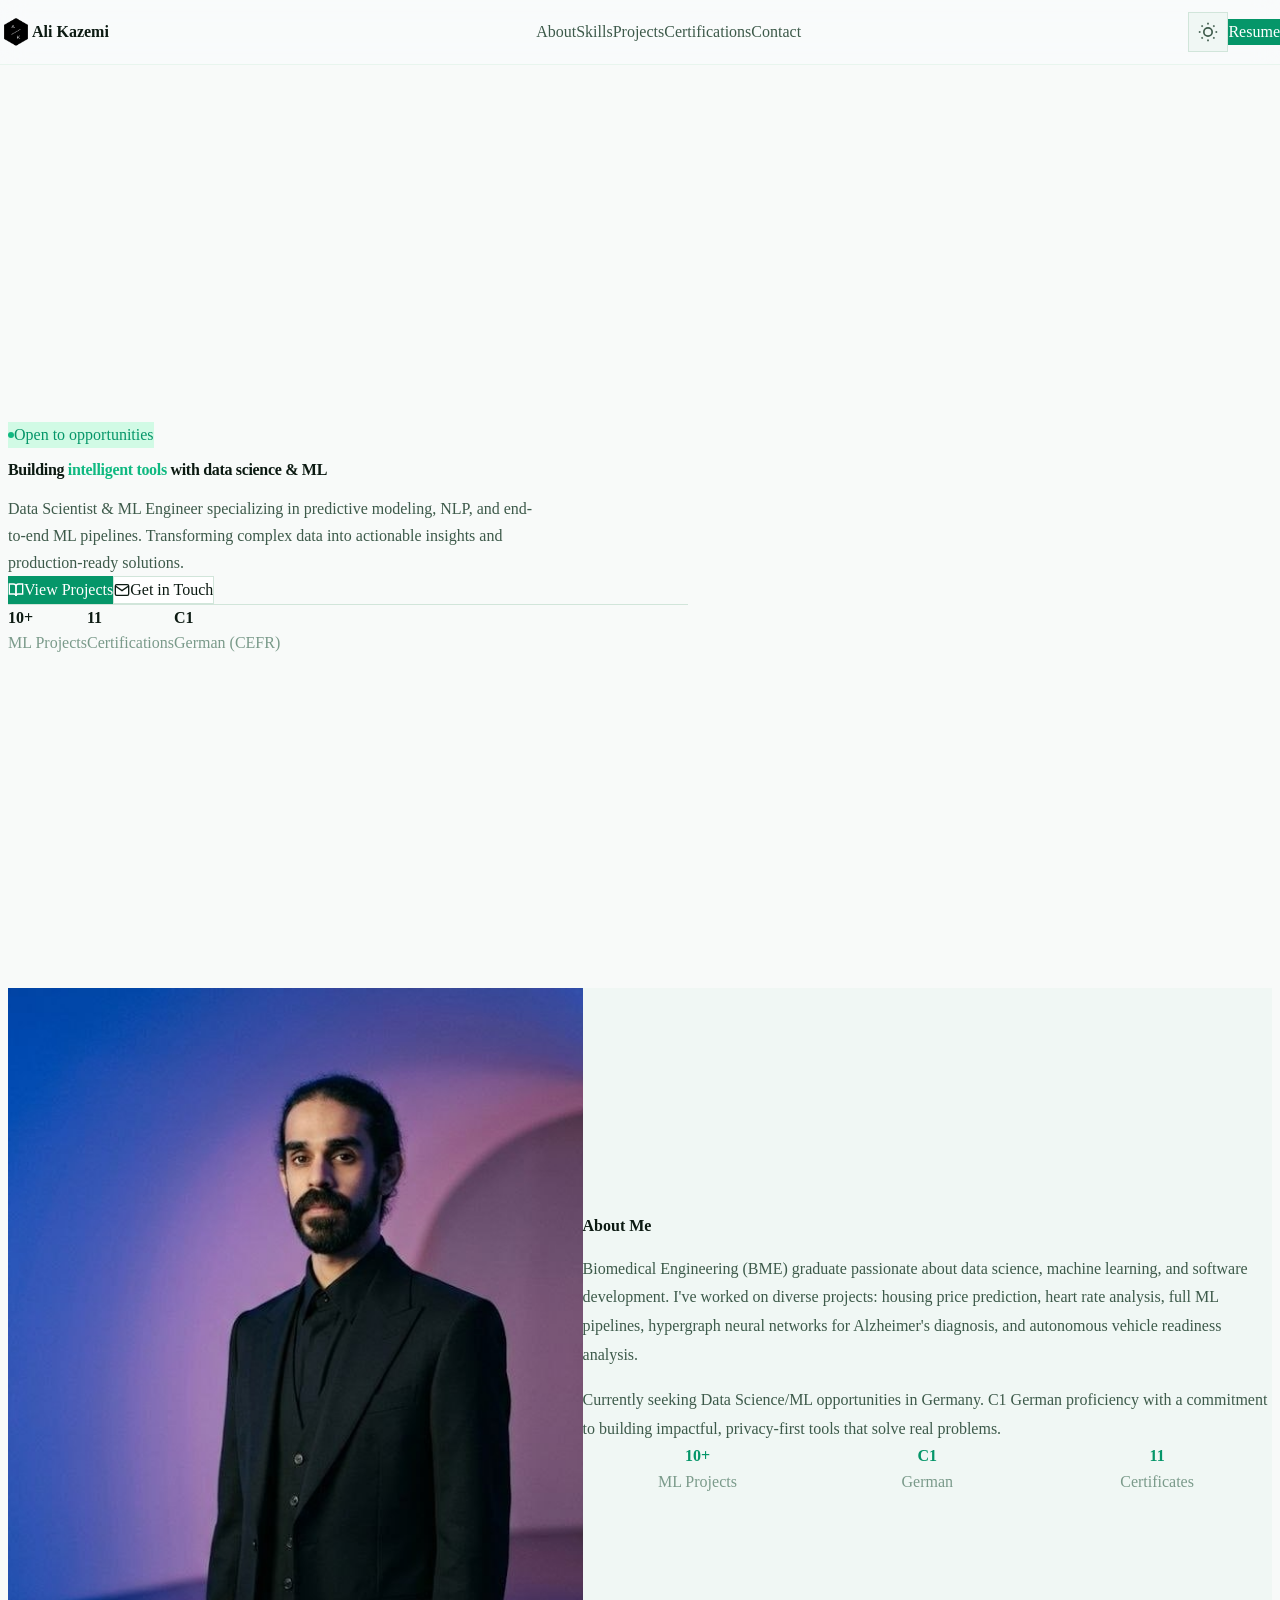
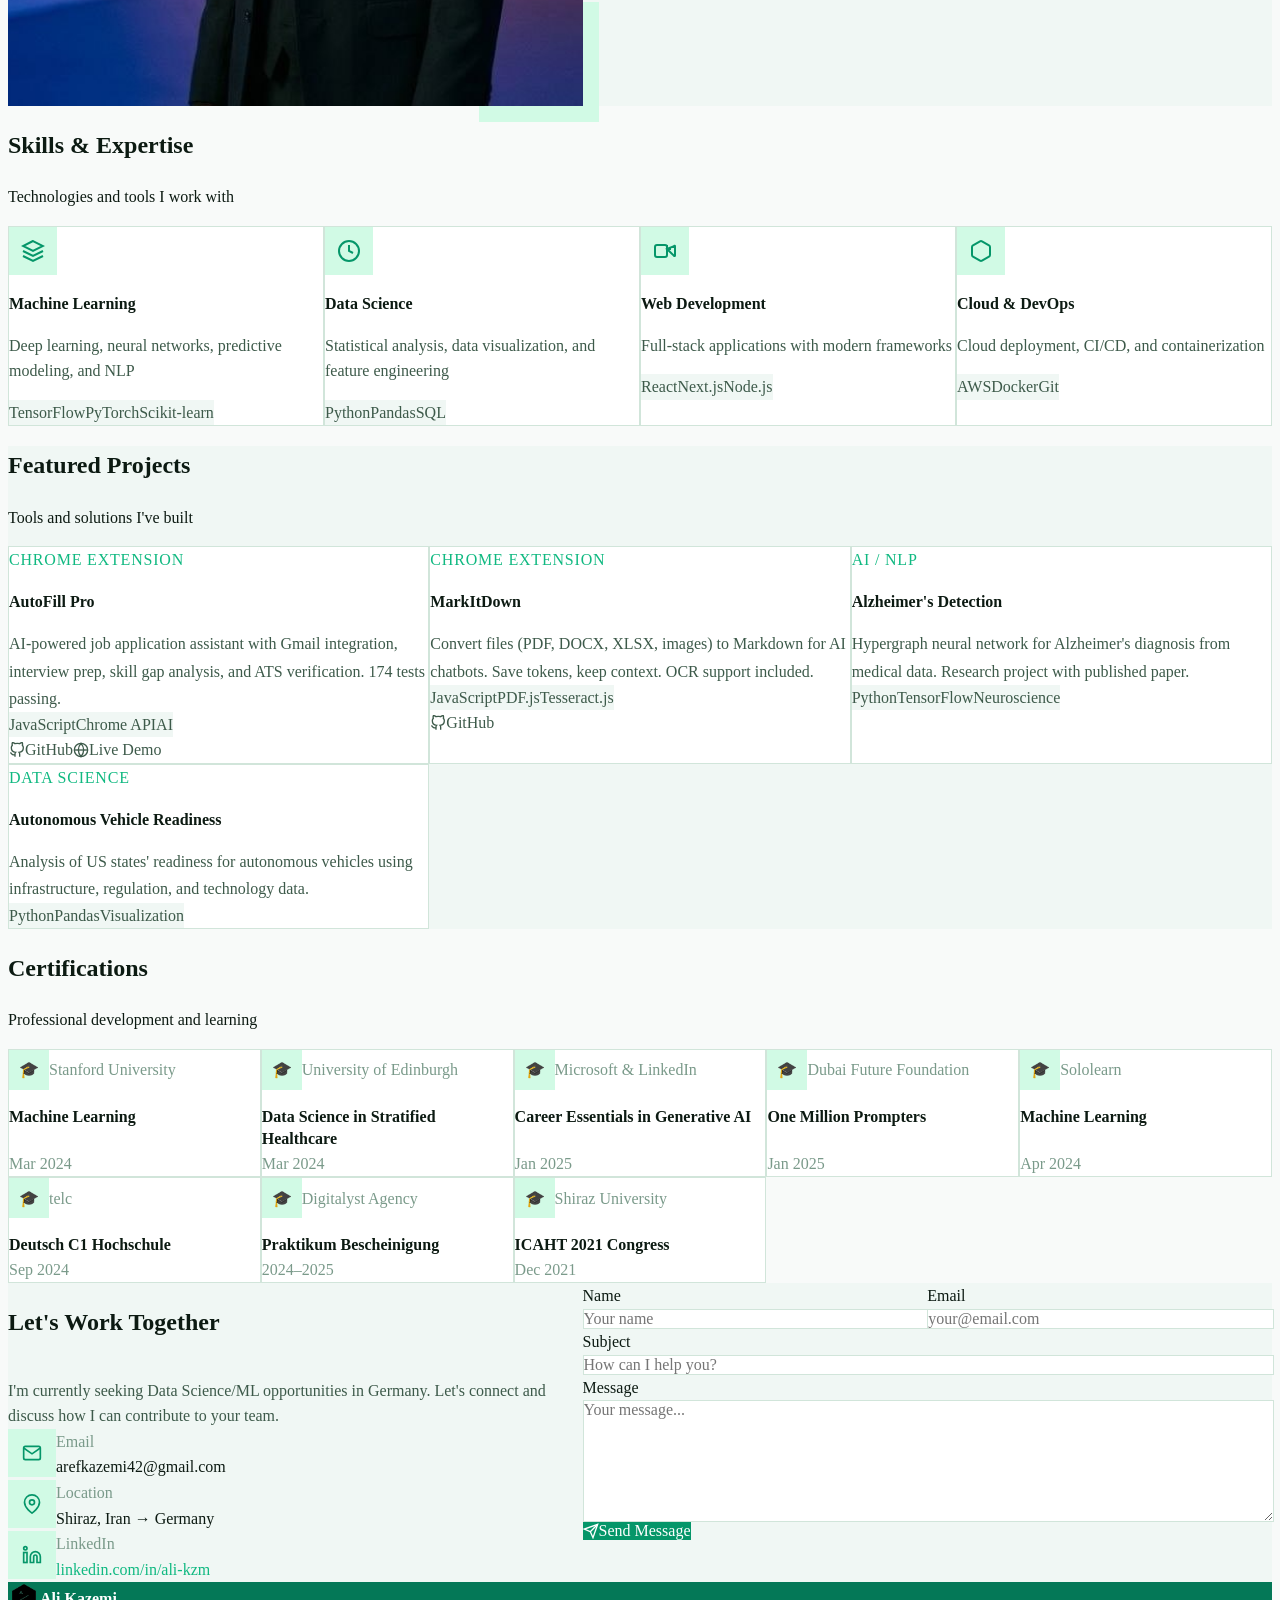
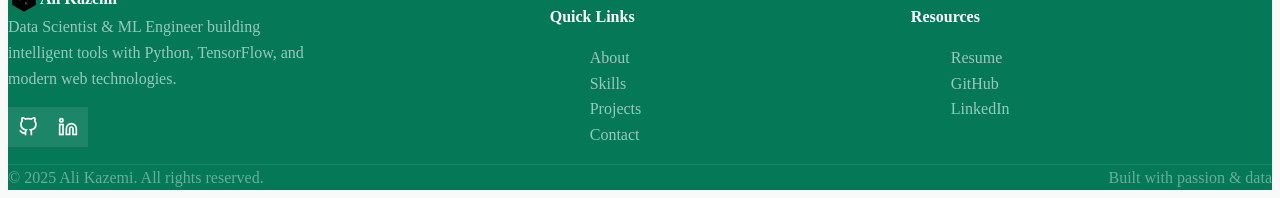
<file: index.html>
<!DOCTYPE html>
<html lang="en" dir="ltr">
<head>
<meta charset="UTF-8">
<meta name="viewport" content="width=device-width, initial-scale=1.0">
<meta name="theme-color" content="#0F172A">
<meta name="description" content="Ali Kazemi — Data Scientist & ML Engineer. Building intelligent tools with Python, TensorFlow, and modern web technologies.">
<link rel="icon" type="image/png" href="/favicon.png">
<title>Ali Kazemi — Data Scientist & ML Engineer</title>
<link rel="preconnect" href="https://fonts.googleapis.com">
<link rel="preconnect" href="https://fonts.gstatic.com" crossorigin>
<link href="https://fonts.googleapis.com/css2?family=Inter:wght@400;500;600;700&family=JetBrains+Mono:wght@400;500&display=swap" rel="stylesheet">
<style>
/* ═══════════════════════════════════════════════════
   DESIGN TOKENS — Portfolio
   Variance: 6 | Motion: 5 | Density: 4
   ═══════════════════════════════════════════════════ */
:root {
  /* ═══ LIGHT MODE — Emerald/Teal Palette ═══ */
  --color-bg: #F8FAF9;
  --color-bg-elevated: #FFFFFF;
  --color-bg-subtle: #F0F7F4;
  --color-surface: #F5FBF8;
  --color-border: #D1E5DA;
  --color-border-subtle: #E8F5EE;
  
  /* Text */
  --color-text-primary: #0C1A12;
  --color-text-secondary: #3D5A4A;
  --color-text-muted: #7A9A8A;
  
  /* Accent — Emerald */
  --color-accent: #059669;
  --color-accent-light: #10B981;
  --color-accent-lighter: #D1FAE5;
  --color-accent-dark: #047857;
  
  /* Secondary — Teal */
  --color-secondary: #0D9488;
  --color-secondary-light: #14B8A6;
  
  /* Status */
  --color-success: #10B981;
  --color-warning: #F59E0B;
  --color-error: #EF4444;
}

/* ═══════════════════════════════════════════════════
   DARK MODE
   ═══════════════════════════════════════════════════ */
[data-theme="dark"] {
  --color-bg: #0A1210;
  --color-bg-elevated: #111F1A;
  --color-bg-subtle: #0F1A16;
  --color-surface: #142420;
  --color-border: #1E3A30;
  --color-border-subtle: #162B22;
  
  --color-text-primary: #E8F5EE;
  --color-text-secondary: #A3C4B4;
  --color-text-muted: #5A7A6A;
  
  --color-accent: #34D399;
  --color-accent-light: #6EE7B7;
  --color-accent-lighter: #064E3B;
  --color-accent-dark: #10B981;
  
  --color-secondary: #2DD4BF;
  --color-secondary-light: #5EEAD4;
}
  
  /* Typography */
  --font-sans: 'Inter', -apple-system, BlinkMacSystemFont, sans-serif;
  --font-mono: 'JetBrains Mono', 'SF Mono', monospace;
  
  /* Type Scale — Modular (1.25) */
  --text-xs: 0.75rem;
  --text-sm: 0.875rem;
  --text-base: 1rem;
  --text-lg: 1.125rem;
  --text-xl: 1.25rem;
  --text-2xl: 1.5rem;
  --text-3xl: 1.875rem;
  --text-4xl: 2.25rem;
  --text-5xl: 3rem;
  
  /* Spacing */
  --space-1: 0.25rem;
  --space-2: 0.5rem;
  --space-3: 0.75rem;
  --space-4: 1rem;
  --space-5: 1.25rem;
  --space-6: 1.5rem;
  --space-8: 2rem;
  --space-10: 2.5rem;
  --space-12: 3rem;
  --space-16: 4rem;
  --space-20: 5rem;
  --space-24: 6rem;
  
  /* Layout */
  --container-max: 1200px;
  --container-narrow: 800px;
  
  /* Radius */
  --radius-sm: 6px;
  --radius-md: 8px;
  --radius-lg: 12px;
  --radius-xl: 16px;
  --radius-full: 9999px;
  
  /* Shadows — Elevation */
  --shadow-sm: 0 1px 2px rgba(0,0,0,0.05);
  --shadow-md: 0 4px 6px -1px rgba(0,0,0,0.07), 0 2px 4px -2px rgba(0,0,0,0.05);
  --shadow-lg: 0 10px 15px -3px rgba(0,0,0,0.08), 0 4px 6px -4px rgba(0,0,0,0.04);
  --shadow-xl: 0 20px 25px -5px rgba(0,0,0,0.1), 0 8px 10px -6px rgba(0,0,0,0.05);
  
  /* Transitions */
  --ease-out: cubic-bezier(0.16, 1, 0.3, 1);
  --ease-in-out: cubic-bezier(0.65, 0, 0.35, 1);
  --duration-fast: 150ms;
  --duration-normal: 250ms;
  --duration-slow: 400ms;
}

/* ═══════════════════════════════════════════════════
   RESET & BASE
   ═══════════════════════════════════════════════════ */
*, *::before, *::after {
  box-sizing: border-box;
  margin: 0;
  padding: 0;
}

html {
  scroll-behavior: smooth;
  -webkit-font-smoothing: antialiased;
  -moz-osx-font-smoothing: grayscale;
}

body {
  font-family: var(--font-sans);
  font-size: var(--text-base);
  line-height: 1.6;
  color: var(--color-text-primary);
  background: var(--color-bg);
}

a {
  color: inherit;
  text-decoration: none;
}

img {
  max-width: 100%;
  height: auto;
  display: block;
}

ul { list-style: none; }

/* ═══════════════════════════════════════════════════
   LAYOUT
   ═══════════════════════════════════════════════════ */
.container {
  width: 100%;
  max-width: var(--container-max);
  margin: 0 auto;
  padding: 0 var(--space-6);
}

.section {
  padding: var(--space-24) 0;
}

.section--alt {
  background: var(--color-bg-subtle);
}

/* ═══════════════════════════════════════════════════
   HEADER
   ═══════════════════════════════════════════════════ */
.header {
  position: fixed;
  top: 0;
  left: 0;
  right: 0;
  z-index: 100;
  background: rgba(250, 251, 252, 0.85);
  backdrop-filter: blur(12px);
  -webkit-backdrop-filter: blur(12px);
  border-bottom: 1px solid var(--color-border-subtle);
  transition: transform var(--duration-normal) var(--ease-out);
}

.header.hidden {
  transform: translateY(-100%);
}

.nav {
  display: flex;
  align-items: center;
  justify-content: space-between;
  height: 64px;
}

.nav__logo {
  display: flex;
  align-items: center;
  gap: var(--space-3);
  font-weight: 600;
  font-size: var(--text-lg);
  color: var(--color-text-primary);
}

.nav__logo-img {
  width: 32px;
  height: 32px;
  border-radius: var(--radius-md);
  object-fit: cover;
}

.nav__links {
  display: flex;
  align-items: center;
  gap: var(--space-8);
}

.nav__link {
  font-size: var(--text-sm);
  font-weight: 500;
  color: var(--color-text-secondary);
  transition: color var(--duration-fast);
}

.nav__link:hover,
.nav__link.active {
  color: var(--color-text-primary);
}

.nav__actions {
  display: flex;
  align-items: center;
  gap: var(--space-4);
}

/* ═══════════════════════════════════════════════════
   THEME TOGGLE
   ═══════════════════════════════════════════════════ */
.theme-toggle {
  display: flex;
  align-items: center;
  justify-content: center;
  width: 40px;
  height: 40px;
  background: var(--color-bg-subtle);
  border: 1px solid var(--color-border);
  border-radius: var(--radius-md);
  cursor: pointer;
  transition: all var(--duration-fast) var(--ease-out);
}

.theme-toggle:hover {
  background: var(--color-accent-lighter);
  border-color: var(--color-accent);
}

.theme-toggle__icon {
  width: 20px;
  height: 20px;
  color: var(--color-text-secondary);
  transition: color var(--duration-fast);
}

.theme-toggle:hover .theme-toggle__icon {
  color: var(--color-accent);
}

/* Hide sun in light mode, moon in dark mode */
.theme-toggle__icon--sun { display: block; }
.theme-toggle__icon--moon { display: none; }

[data-theme="dark"] .theme-toggle__icon--sun { display: none; }
[data-theme="dark"] .theme-toggle__icon--moon { display: block; }

.nav__toggle {
  display: none;
  background: none;
  border: none;
  cursor: pointer;
  padding: var(--space-2);
}

.nav__toggle svg {
  width: 24px;
  height: 24px;
  color: var(--color-text-primary);
}

/* ═══════════════════════════════════════════════════
   BUTTONS
   ═══════════════════════════════════════════════════ */
.btn {
  display: inline-flex;
  align-items: center;
  justify-content: center;
  gap: var(--space-2);
  padding: var(--space-3) var(--space-5);
  font-family: var(--font-sans);
  font-size: var(--text-sm);
  font-weight: 500;
  border-radius: var(--radius-md);
  border: none;
  cursor: pointer;
  transition: all var(--duration-fast) var(--ease-out);
}

.btn:active {
  transform: scale(0.98);
}

.btn--primary {
  background: var(--color-accent);
  color: white;
}

.btn--primary:hover {
  background: var(--color-accent-dark);
  box-shadow: var(--shadow-md);
}

.btn--secondary {
  background: var(--color-bg-elevated);
  color: var(--color-text-primary);
  border: 1px solid var(--color-border);
}

.btn--secondary:hover {
  border-color: var(--color-accent-light);
  box-shadow: var(--shadow-sm);
}

.btn--ghost {
  background: transparent;
  color: var(--color-text-secondary);
}

.btn--ghost:hover {
  background: var(--color-bg-subtle);
  color: var(--color-text-primary);
}

/* ═══════════════════════════════════════════════════
   HERO SECTION
   ═══════════════════════════════════════════════════ */
.hero {
  min-height: 100vh;
  display: flex;
  align-items: center;
  padding-top: 80px;
}

.hero__content {
  max-width: 680px;
}

.hero__badge {
  display: inline-flex;
  align-items: center;
  gap: var(--space-2);
  padding: var(--space-2) var(--space-4);
  background: var(--color-accent-lighter);
  color: var(--color-accent);
  border-radius: var(--radius-full);
  font-size: var(--text-xs);
  font-weight: 500;
  margin-bottom: var(--space-6);
}

.hero__badge-dot {
  width: 6px;
  height: 6px;
  background: var(--color-success);
  border-radius: 50%;
  animation: pulse 2s infinite;
}

@keyframes pulse {
  0%, 100% { opacity: 1; }
  50% { opacity: 0.5; }
}

.hero__title {
  font-size: var(--text-5xl);
  font-weight: 700;
  line-height: 1.1;
  color: var(--color-text-primary);
  margin-bottom: var(--space-6);
  letter-spacing: -0.02em;
}

.hero__title-accent {
  color: var(--color-accent-light);
}

.hero__description {
  font-size: var(--text-lg);
  color: var(--color-text-secondary);
  line-height: 1.7;
  margin-bottom: var(--space-8);
  max-width: 540px;
}

.hero__actions {
  display: flex;
  gap: var(--space-4);
  flex-wrap: wrap;
}

.hero__stats {
  display: flex;
  gap: var(--space-12);
  margin-top: var(--space-12);
  padding-top: var(--space-8);
  border-top: 1px solid var(--color-border);
}

.hero__stat {
  text-align: left;
}

.hero__stat-value {
  font-size: var(--text-3xl);
  font-weight: 700;
  color: var(--color-text-primary);
  font-variant-numeric: tabular-nums;
}

.hero__stat-label {
  font-size: var(--text-sm);
  color: var(--color-text-muted);
  margin-top: var(--space-1);
}

/* ═══════════════════════════════════════════════════
   ABOUT SECTION
   ═══════════════════════════════════════════════════ */
.about__grid {
  display: grid;
  grid-template-columns: 1fr 1.2fr;
  gap: var(--space-16);
  align-items: center;
}

.about__image-wrapper {
  position: relative;
}

.about__image {
  width: 100%;
  aspect-ratio: 4/5;
  object-fit: cover;
  border-radius: var(--radius-xl);
  box-shadow: var(--shadow-xl);
}

.about__image-accent {
  position: absolute;
  bottom: -16px;
  right: -16px;
  width: 120px;
  height: 120px;
  background: var(--color-accent-lighter);
  border-radius: var(--radius-xl);
  z-index: -1;
}

.about__content h2 {
  font-size: var(--text-3xl);
  font-weight: 700;
  margin-bottom: var(--space-6);
}

.about__text {
  color: var(--color-text-secondary);
  line-height: 1.8;
  margin-bottom: var(--space-8);
}

.about__highlights {
  display: grid;
  grid-template-columns: repeat(3, 1fr);
  gap: var(--space-6);
}

.about__highlight {
  text-align: center;
  padding: var(--space-6);
  background: var(--color-bg-subtle);
  border-radius: var(--radius-lg);
}

.about__highlight-value {
  font-size: var(--text-2xl);
  font-weight: 700;
  color: var(--color-accent);
}

.about__highlight-label {
  font-size: var(--text-sm);
  color: var(--color-text-muted);
  margin-top: var(--space-1);
}

/* ═══════════════════════════════════════════════════
   SKILLS SECTION
   ═══════════════════════════════════════════════════ */
.skills__grid {
  display: grid;
  grid-template-columns: repeat(auto-fit, minmax(280px, 1fr));
  gap: var(--space-6);
}

.skill-card {
  padding: var(--space-6);
  background: var(--color-bg-elevated);
  border: 1px solid var(--color-border);
  border-radius: var(--radius-lg);
  transition: all var(--duration-normal) var(--ease-out);
}

.skill-card:hover {
  border-color: var(--color-accent-light);
  box-shadow: var(--shadow-lg);
  transform: translateY(-2px);
}

.skill-card__icon {
  width: 48px;
  height: 48px;
  display: flex;
  align-items: center;
  justify-content: center;
  background: var(--color-accent-lighter);
  color: var(--color-accent);
  border-radius: var(--radius-md);
  margin-bottom: var(--space-4);
  font-size: var(--text-xl);
}

.skill-card__title {
  font-size: var(--text-lg);
  font-weight: 600;
  margin-bottom: var(--space-2);
}

.skill-card__description {
  font-size: var(--text-sm);
  color: var(--color-text-secondary);
  line-height: 1.6;
}

.skill-card__tags {
  display: flex;
  flex-wrap: wrap;
  gap: var(--space-2);
  margin-top: var(--space-4);
}

.skill-tag {
  padding: var(--space-1) var(--space-3);
  background: var(--color-bg-subtle);
  color: var(--color-text-secondary);
  border-radius: var(--radius-sm);
  font-size: var(--text-xs);
  font-family: var(--font-mono);
}

/* ═══════════════════════════════════════════════════
   PROJECTS SECTION
   ═══════════════════════════════════════════════════ */
.projects__grid {
  display: grid;
  grid-template-columns: repeat(auto-fit, minmax(340px, 1fr));
  gap: var(--space-8);
}

.project-card {
  background: var(--color-bg-elevated);
  border: 1px solid var(--color-border);
  border-radius: var(--radius-xl);
  overflow: hidden;
  transition: all var(--duration-normal) var(--ease-out);
}

.project-card:hover {
  box-shadow: var(--shadow-xl);
  transform: translateY(-4px);
}

.project-card__image {
  width: 100%;
  aspect-ratio: 16/9;
  object-fit: cover;
  border-bottom: 1px solid var(--color-border);
}

.project-card__content {
  padding: var(--space-6);
}

.project-card__category {
  font-size: var(--text-xs);
  font-weight: 500;
  color: var(--color-accent-light);
  text-transform: uppercase;
  letter-spacing: 0.05em;
  margin-bottom: var(--space-2);
}

.project-card__title {
  font-size: var(--text-xl);
  font-weight: 600;
  margin-bottom: var(--space-3);
}

.project-card__description {
  font-size: var(--text-sm);
  color: var(--color-text-secondary);
  line-height: 1.7;
  margin-bottom: var(--space-4);
}

.project-card__tags {
  display: flex;
  flex-wrap: wrap;
  gap: var(--space-2);
  margin-bottom: var(--space-4);
}

.project-card__links {
  display: flex;
  gap: var(--space-4);
}

/* ═══════════════════════════════════════════════════
   CERTIFICATIONS SECTION
   ═══════════════════════════════════════════════════ */
.certs__grid {
  display: grid;
  grid-template-columns: repeat(auto-fill, minmax(240px, 1fr));
  gap: var(--space-6);
}

.cert-card {
  padding: var(--space-5);
  background: var(--color-bg-elevated);
  border: 1px solid var(--color-border);
  border-radius: var(--radius-lg);
  transition: all var(--duration-normal) var(--ease-out);
  display: flex;
  flex-direction: column;
}

.cert-card:hover {
  border-color: var(--color-accent-light);
  box-shadow: var(--shadow-md);
}

.cert-card__header {
  display: flex;
  align-items: center;
  gap: var(--space-3);
  margin-bottom: var(--space-3);
}

.cert-card__icon {
  width: 40px;
  height: 40px;
  display: flex;
  align-items: center;
  justify-content: center;
  background: var(--color-accent-lighter);
  color: var(--color-accent);
  border-radius: var(--radius-md);
  font-size: var(--text-lg);
  flex-shrink: 0;
}

.cert-card__issuer {
  font-size: var(--text-xs);
  color: var(--color-text-muted);
  font-weight: 500;
}

.cert-card__title {
  font-size: var(--text-sm);
  font-weight: 600;
  line-height: 1.4;
  margin-bottom: var(--space-2);
}

.cert-card__date {
  font-size: var(--text-xs);
  color: var(--color-text-muted);
  margin-top: auto;
}

/* ═══════════════════════════════════════════════════
   CONTACT SECTION
   ═══════════════════════════════════════════════════ */
.contact__grid {
  display: grid;
  grid-template-columns: 1fr 1.2fr;
  gap: var(--space-12);
}

.contact__info {
  display: flex;
  flex-direction: column;
  gap: var(--space-6);
}

.contact__item {
  display: flex;
  align-items: flex-start;
  gap: var(--space-4);
}

.contact__item-icon {
  width: 48px;
  height: 48px;
  display: flex;
  align-items: center;
  justify-content: center;
  background: var(--color-accent-lighter);
  color: var(--color-accent);
  border-radius: var(--radius-md);
  font-size: var(--text-xl);
  flex-shrink: 0;
}

.contact__item-label {
  font-size: var(--text-sm);
  color: var(--color-text-muted);
  margin-bottom: var(--space-1);
}

.contact__item-value {
  font-weight: 500;
}

.contact__form {
  display: flex;
  flex-direction: column;
  gap: var(--space-5);
}

.form__row {
  display: grid;
  grid-template-columns: 1fr 1fr;
  gap: var(--space-5);
}

.form__group {
  display: flex;
  flex-direction: column;
  gap: var(--space-2);
}

.form__label {
  font-size: var(--text-sm);
  font-weight: 500;
}

.form__input,
.form__textarea {
  width: 100%;
  padding: var(--space-3) var(--space-4);
  font-family: var(--font-sans);
  font-size: var(--text-sm);
  border: 1px solid var(--color-border);
  border-radius: var(--radius-md);
  background: var(--color-bg-elevated);
  transition: all var(--duration-fast);
}

.form__input:focus,
.form__textarea:focus {
  outline: none;
  border-color: var(--color-accent-light);
  box-shadow: 0 0 0 3px rgba(59, 130, 246, 0.1);
}

.form__textarea {
  resize: vertical;
  min-height: 120px;
}

/* ═══════════════════════════════════════════════════
   FOOTER
   ═══════════════════════════════════════════════════ */
.footer {
  background: var(--color-accent-dark);
  color: white;
  padding: var(--space-12) 0 var(--space-8);
}

.footer__grid {
  display: grid;
  grid-template-columns: 1.5fr 1fr 1fr;
  gap: var(--space-12);
  margin-bottom: var(--space-8);
}

.footer__brand-description {
  color: rgba(255, 255, 255, 0.6);
  font-size: var(--text-sm);
  margin-top: var(--space-4);
  max-width: 300px;
}

.footer__heading {
  font-size: var(--text-sm);
  font-weight: 600;
  margin-bottom: var(--space-4);
}

.footer__links {
  display: flex;
  flex-direction: column;
  gap: var(--space-3);
}

.footer__link {
  font-size: var(--text-sm);
  color: rgba(255, 255, 255, 0.6);
  transition: color var(--duration-fast);
}

.footer__link:hover {
  color: white;
}

.footer__socials {
  display: flex;
  gap: var(--space-4);
  margin-top: var(--space-4);
}

.footer__social {
  width: 40px;
  height: 40px;
  display: flex;
  align-items: center;
  justify-content: center;
  background: rgba(255, 255, 255, 0.1);
  border-radius: var(--radius-md);
  color: white;
  transition: all var(--duration-fast);
}

.footer__social:hover {
  background: rgba(255, 255, 255, 0.2);
  transform: translateY(-2px);
}

.footer__bottom {
  padding-top: var(--space-8);
  border-top: 1px solid rgba(255, 255, 255, 0.1);
  display: flex;
  justify-content: space-between;
  align-items: center;
  font-size: var(--text-sm);
  color: rgba(255, 255, 255, 0.4);
}

/* ═══════════════════════════════════════════════════
   RESPONSIVE
   ═══════════════════════════════════════════════════ */
@media (max-width: 768px) {
  .nav__links {
    display: none;
  }
  
  .nav__toggle {
    display: block;
  }
  
  .hero__title {
    font-size: var(--text-4xl);
  }
  
  .hero__stats {
    gap: var(--space-8);
  }
  
  .about__grid {
    grid-template-columns: 1fr;
    gap: var(--space-8);
  }
  
  .contact__grid {
    grid-template-columns: 1fr;
  }
  
  .footer__grid {
    grid-template-columns: 1fr;
    gap: var(--space-8);
  }
  
  .form__row {
    grid-template-columns: 1fr;
  }
}

/* ═══════════════════════════════════════════════════
   ANIMATIONS
   ═══════════════════════════════════════════════════ */
.fade-in {
  opacity: 0;
  transform: translateY(20px);
  transition: opacity var(--duration-slow) var(--ease-out),
              transform var(--duration-slow) var(--ease-out);
}

.fade-in.visible {
  opacity: 1;
  transform: translateY(0);
}

/* ═══════════════════════════════════════════════════
   SCROLLBAR
   ═══════════════════════════════════════════════════ */
::-webkit-scrollbar {
  width: 8px;
}

::-webkit-scrollbar-track {
  background: var(--color-bg);
}

::-webkit-scrollbar-thumb {
  background: var(--color-border);
  border-radius: 4px;
}

::-webkit-scrollbar-thumb:hover {
  background: var(--color-text-muted);
}
</style>
</head>
<body>

<!-- ===== HEADER ===== -->
<header class="header" id="header">
  <nav class="nav container">
    <a href="#" class="nav__logo">
      <img src="/favicon.png" alt="AK" class="nav__logo-img">
      <span>Ali Kazemi</span>
    </a>
    
    <ul class="nav__links">
      <li><a href="#about" class="nav__link">About</a></li>
      <li><a href="#skills" class="nav__link">Skills</a></li>
      <li><a href="#projects" class="nav__link">Projects</a></li>
      <li><a href="#certs" class="nav__link">Certifications</a></li>
      <li><a href="#contact" class="nav__link">Contact</a></li>
    </ul>
    
    <div class="nav__actions">
      <button class="theme-toggle" id="theme-toggle" aria-label="Toggle dark mode">
        <svg class="theme-toggle__icon theme-toggle__icon--sun" width="20" height="20" viewBox="0 0 24 24" fill="none" stroke="currentColor" stroke-width="2">
          <circle cx="12" cy="12" r="5"/><line x1="12" y1="1" x2="12" y2="3"/><line x1="12" y1="21" x2="12" y2="23"/><line x1="4.22" y1="4.22" x2="5.64" y2="5.64"/><line x1="18.36" y1="18.36" x2="19.78" y2="19.78"/><line x1="1" y1="12" x2="3" y2="12"/><line x1="21" y1="12" x2="23" y2="12"/><line x1="4.22" y1="19.78" x2="5.64" y2="18.36"/><line x1="18.36" y1="5.64" x2="19.78" y2="4.22"/>
        </svg>
        <svg class="theme-toggle__icon theme-toggle__icon--moon" width="20" height="20" viewBox="0 0 24 24" fill="none" stroke="currentColor" stroke-width="2">
          <path d="M21 12.79A9 9 0 1 1 11.21 3 7 7 0 0 0 21 12.79z"/>
        </svg>
      </button>
      <a href="/resume.pdf" class="btn btn--primary" target="_blank">Resume</a>
      <button class="nav__toggle" id="nav-toggle" aria-label="Menu">
        <svg viewBox="0 0 24 24" fill="none" stroke="currentColor" stroke-width="2">
          <path d="M4 6h16M4 12h16M4 18h16"/>
        </svg>
      </button>
    </div>
  </nav>
</header>

<main>
<!-- ===== HERO ===== -->
<section class="hero" id="home">
  <div class="container">
    <div class="hero__content fade-in">
      <div class="hero__badge">
        <span class="hero__badge-dot"></span>
        <span>Open to opportunities</span>
      </div>
      
      <h1 class="hero__title">
        Building <span class="hero__title-accent">intelligent tools</span> with data science & ML
      </h1>
      
      <p class="hero__description">
        Data Scientist & ML Engineer specializing in predictive modeling, NLP, and end-to-end ML pipelines. 
        Transforming complex data into actionable insights and production-ready solutions.
      </p>
      
      <div class="hero__actions">
        <a href="#projects" class="btn btn--primary">
          <svg width="16" height="16" viewBox="0 0 24 24" fill="none" stroke="currentColor" stroke-width="2"><path d="M2 3h6a4 4 0 0 1 4 4v14a3 3 0 0 0-3-3H2z"/><path d="M22 3h-6a4 4 0 0 0-4 4v14a3 3 0 0 1 3-3h7z"/></svg>
          View Projects
        </a>
        <a href="#contact" class="btn btn--secondary">
          <svg width="16" height="16" viewBox="0 0 24 24" fill="none" stroke="currentColor" stroke-width="2"><path d="M4 4h16c1.1 0 2 .9 2 2v12c0 1.1-.9 2-2 2H4c-1.1 0-2-.9-2-2V6c0-1.1.9-2 2-2z"/><polyline points="22,6 12,13 2,6"/></svg>
          Get in Touch
        </a>
      </div>
      
      <div class="hero__stats">
        <div class="hero__stat">
          <div class="hero__stat-value">10+</div>
          <div class="hero__stat-label">ML Projects</div>
        </div>
        <div class="hero__stat">
          <div class="hero__stat-value">11</div>
          <div class="hero__stat-label">Certifications</div>
        </div>
        <div class="hero__stat">
          <div class="hero__stat-value">C1</div>
          <div class="hero__stat-label">German (CEFR)</div>
        </div>
      </div>
    </div>
  </div>
</section>

<!-- ===== ABOUT ===== -->
<section class="section section--alt" id="about">
  <div class="container">
    <div class="about__grid">
      <div class="about__image-wrapper fade-in">
        <img src="https://arefmtl.github.io/about.jpg" alt="Ali Kazemi" class="about__image">
        <div class="about__image-accent"></div>
      </div>
      
      <div class="about__content fade-in">
        <h2>About Me</h2>
        <p class="about__text">
          Biomedical Engineering (BME) graduate passionate about data science, machine learning, and software development. 
          I've worked on diverse projects: housing price prediction, heart rate analysis, full ML pipelines, 
          hypergraph neural networks for Alzheimer's diagnosis, and autonomous vehicle readiness analysis.
        </p>
        <p class="about__text">
          Currently seeking Data Science/ML opportunities in Germany. C1 German proficiency with a commitment 
          to building impactful, privacy-first tools that solve real problems.
        </p>
        
        <div class="about__highlights">
          <div class="about__highlight">
            <div class="about__highlight-value">10+</div>
            <div class="about__highlight-label">ML Projects</div>
          </div>
          <div class="about__highlight">
            <div class="about__highlight-value">C1</div>
            <div class="about__highlight-label">German</div>
          </div>
          <div class="about__highlight">
            <div class="about__highlight-value">11</div>
            <div class="about__highlight-label">Certificates</div>
          </div>
        </div>
      </div>
    </div>
  </div>
</section>

<!-- ===== SKILLS ===== -->
<section class="section" id="skills">
  <div class="container">
    <div class="section__header fade-in">
      <h2>Skills & Expertise</h2>
      <p>Technologies and tools I work with</p>
    </div>
    
    <div class="skills__grid">
      <div class="skill-card fade-in">
        <div class="skill-card__icon">
          <svg width="24" height="24" viewBox="0 0 24 24" fill="none" stroke="currentColor" stroke-width="2"><path d="M12 2L2 7l10 5 10-5-10-5z"/><path d="M2 17l10 5 10-5"/><path d="M2 12l10 5 10-5"/></svg>
        </div>
        <h3 class="skill-card__title">Machine Learning</h3>
        <p class="skill-card__description">Deep learning, neural networks, predictive modeling, and NLP</p>
        <div class="skill-card__tags">
          <span class="skill-tag">TensorFlow</span>
          <span class="skill-tag">PyTorch</span>
          <span class="skill-tag">Scikit-learn</span>
        </div>
      </div>
      
      <div class="skill-card fade-in">
        <div class="skill-card__icon">
          <svg width="24" height="24" viewBox="0 0 24 24" fill="none" stroke="currentColor" stroke-width="2"><circle cx="12" cy="12" r="10"/><path d="M12 6v6l4 2"/></svg>
        </div>
        <h3 class="skill-card__title">Data Science</h3>
        <p class="skill-card__description">Statistical analysis, data visualization, and feature engineering</p>
        <div class="skill-card__tags">
          <span class="skill-tag">Python</span>
          <span class="skill-tag">Pandas</span>
          <span class="skill-tag">SQL</span>
        </div>
      </div>
      
      <div class="skill-card fade-in">
        <div class="skill-card__icon">
          <svg width="24" height="24" viewBox="0 0 24 24" fill="none" stroke="currentColor" stroke-width="2"><path d="M18 10h-4V6"/><path d="M14 10l7.046-2.939A.5.5 0 0 1 22 7.403v9.194a.5.5 0 0 1-.954.158L14 10z"/><rect x="2" y="6" width="12" height="12" rx="2"/></svg>
        </div>
        <h3 class="skill-card__title">Web Development</h3>
        <p class="skill-card__description">Full-stack applications with modern frameworks</p>
        <div class="skill-card__tags">
          <span class="skill-tag">React</span>
          <span class="skill-tag">Next.js</span>
          <span class="skill-tag">Node.js</span>
        </div>
      </div>
      
      <div class="skill-card fade-in">
        <div class="skill-card__icon">
          <svg width="24" height="24" viewBox="0 0 24 24" fill="none" stroke="currentColor" stroke-width="2"><path d="M21 16V8a2 2 0 0 0-1-1.73l-7-4a2 2 0 0 0-2 0l-7 4A2 2 0 0 0 3 8v8a2 2 0 0 0 1 1.73l7 4a2 2 0 0 0 2 0l7-4A2 2 0 0 0 21 16z"/></svg>
        </div>
        <h3 class="skill-card__title">Cloud & DevOps</h3>
        <p class="skill-card__description">Cloud deployment, CI/CD, and containerization</p>
        <div class="skill-card__tags">
          <span class="skill-tag">AWS</span>
          <span class="skill-tag">Docker</span>
          <span class="skill-tag">Git</span>
        </div>
      </div>
    </div>
  </div>
</section>

<!-- ===== PROJECTS ===== -->
<section class="section section--alt" id="projects">
  <div class="container">
    <div class="section__header fade-in">
      <h2>Featured Projects</h2>
      <p>Tools and solutions I've built</p>
    </div>
    
    <div class="projects__grid">
      <div class="project-card fade-in">
        <div class="project-card__content">
          <div class="project-card__category">Chrome Extension</div>
          <h3 class="project-card__title">AutoFill Pro</h3>
          <p class="project-card__description">
            AI-powered job application assistant with Gmail integration, interview prep, 
            skill gap analysis, and ATS verification. 174 tests passing.
          </p>
          <div class="project-card__tags">
            <span class="skill-tag">JavaScript</span>
            <span class="skill-tag">Chrome API</span>
            <span class="skill-tag">AI</span>
          </div>
          <div class="project-card__links">
            <a href="https://github.com/Arefmtl/autofill-pro" class="btn btn--ghost" target="_blank">
              <svg width="16" height="16" viewBox="0 0 24 24" fill="none" stroke="currentColor" stroke-width="2"><path d="M9 19c-5 1.5-5-2.5-7-3m14 6v-3.87a3.37 3.37 0 0 0-.94-2.61c3.14-.35 6.44-1.54 6.44-7A5.44 5.44 0 0 0 20 4.77 5.07 5.07 0 0 0 19.91 1S18.73.65 16 2.48a13.38 13.38 0 0 0-7 0C6.27.65 5.09 1 5.09 1A5.07 5.07 0 0 0 5 4.77a5.44 5.44 0 0 0-1.5 3.78c0 5.42 3.3 6.61 6.44 7A3.37 3.37 0 0 0 9 18.13V22"/></svg>
              GitHub
            </a>
            <a href="https://arefmtl.github.io/autofill-pro/" class="btn btn--ghost" target="_blank">
              <svg width="16" height="16" viewBox="0 0 24 24" fill="none" stroke="currentColor" stroke-width="2"><circle cx="12" cy="12" r="10"/><line x1="2" y1="12" x2="22" y2="12"/><path d="M12 2a15.3 15.3 0 0 1 4 10 15.3 15.3 0 0 1-4 10 15.3 15.3 0 0 1-4-10 15.3 15.3 0 0 1 4-10z"/></svg>
              Live Demo
            </a>
          </div>
        </div>
      </div>
      
      <div class="project-card fade-in">
        <div class="project-card__content">
          <div class="project-card__category">Chrome Extension</div>
          <h3 class="project-card__title">MarkItDown</h3>
          <p class="project-card__description">
            Convert files (PDF, DOCX, XLSX, images) to Markdown for AI chatbots. 
            Save tokens, keep context. OCR support included.
          </p>
          <div class="project-card__tags">
            <span class="skill-tag">JavaScript</span>
            <span class="skill-tag">PDF.js</span>
            <span class="skill-tag">Tesseract.js</span>
          </div>
          <div class="project-card__links">
            <a href="https://github.com/Arefmtl/markitdown-extension" class="btn btn--ghost" target="_blank">
              <svg width="16" height="16" viewBox="0 0 24 24" fill="none" stroke="currentColor" stroke-width="2"><path d="M9 19c-5 1.5-5-2.5-7-3m14 6v-3.87a3.37 3.37 0 0 0-.94-2.61c3.14-.35 6.44-1.54 6.44-7A5.44 5.44 0 0 0 20 4.77 5.07 5.07 0 0 0 19.91 1S18.73.65 16 2.48a13.38 13.38 0 0 0-7 0C6.27.65 5.09 1 5.09 1A5.07 5.07 0 0 0 5 4.77a5.44 5.44 0 0 0-1.5 3.78c0 5.42 3.3 6.61 6.44 7A3.37 3.37 0 0 0 9 18.13V22"/></svg>
              GitHub
            </a>
          </div>
        </div>
      </div>
      
      <div class="project-card fade-in">
        <div class="project-card__content">
          <div class="project-card__category">AI / NLP</div>
          <h3 class="project-card__title">Alzheimer's Detection</h3>
          <p class="project-card__description">
            Hypergraph neural network for Alzheimer's diagnosis from medical data. 
            Research project with published paper.
          </p>
          <div class="project-card__tags">
            <span class="skill-tag">Python</span>
            <span class="skill-tag">TensorFlow</span>
            <span class="skill-tag">Neuroscience</span>
          </div>
        </div>
      </div>
      
      <div class="project-card fade-in">
        <div class="project-card__content">
          <div class="project-card__category">Data Science</div>
          <h3 class="project-card__title">Autonomous Vehicle Readiness</h3>
          <p class="project-card__description">
            Analysis of US states' readiness for autonomous vehicles using 
            infrastructure, regulation, and technology data.
          </p>
          <div class="project-card__tags">
            <span class="skill-tag">Python</span>
            <span class="skill-tag">Pandas</span>
            <span class="skill-tag">Visualization</span>
          </div>
        </div>
      </div>
    </div>
  </div>
</section>

<!-- ===== CERTIFICATIONS ===== -->
<section class="section" id="certs">
  <div class="container">
    <div class="section__header fade-in">
      <h2>Certifications</h2>
      <p>Professional development and learning</p>
    </div>
    
    <div class="certs__grid">
      <a href="https://coursera.org/verify/A1T2FMTP6H" target="_blank" class="cert-card fade-in">
        <div class="cert-card__header">
          <div class="cert-card__icon">🎓</div>
          <span class="cert-card__issuer">Stanford University</span>
        </div>
        <h3 class="cert-card__title">Machine Learning</h3>
        <span class="cert-card__date">Mar 2024</span>
      </a>
      
      <a href="https://coursera.org/verify/46EVV7YHRb" target="_blank" class="cert-card fade-in">
        <div class="cert-card__header">
          <div class="cert-card__icon">🎓</div>
          <span class="cert-card__issuer">University of Edinburgh</span>
        </div>
        <h3 class="cert-card__title">Data Science in Stratified Healthcare</h3>
        <span class="cert-card__date">Mar 2024</span>
      </a>
      
      <a href="#" target="_blank" class="cert-card fade-in">
        <div class="cert-card__header">
          <div class="cert-card__icon">🎓</div>
          <span class="cert-card__issuer">Microsoft & LinkedIn</span>
        </div>
        <h3 class="cert-card__title">Career Essentials in Generative AI</h3>
        <span class="cert-card__date">Jan 2025</span>
      </a>
      
      <a href="#" target="_blank" class="cert-card fade-in">
        <div class="cert-card__header">
          <div class="cert-card__icon">🎓</div>
          <span class="cert-card__issuer">Dubai Future Foundation</span>
        </div>
        <h3 class="cert-card__title">One Million Prompters</h3>
        <span class="cert-card__date">Jan 2025</span>
      </a>
      
      <a href="https://www.sololearn.com/certificates/CC-DMCIF08K" target="_blank" class="cert-card fade-in">
        <div class="cert-card__header">
          <div class="cert-card__icon">🎓</div>
          <span class="cert-card__issuer">Sololearn</span>
        </div>
        <h3 class="cert-card__title">Machine Learning</h3>
        <span class="cert-card__date">Apr 2024</span>
      </a>
      
      <a href="#" target="_blank" class="cert-card fade-in">
        <div class="cert-card__header">
          <div class="cert-card__icon">🎓</div>
          <span class="cert-card__issuer">telc</span>
        </div>
        <h3 class="cert-card__title">Deutsch C1 Hochschule</h3>
        <span class="cert-card__date">Sep 2024</span>
      </a>
      
      <a href="#" target="_blank" class="cert-card fade-in">
        <div class="cert-card__header">
          <div class="cert-card__icon">🎓</div>
          <span class="cert-card__issuer">Digitalyst Agency</span>
        </div>
        <h3 class="cert-card__title">Praktikum Bescheinigung</h3>
        <span class="cert-card__date">2024–2025</span>
      </a>
      
      <a href="#" target="_blank" class="cert-card fade-in">
        <div class="cert-card__header">
          <div class="cert-card__icon">🎓</div>
          <span class="cert-card__issuer">Shiraz University</span>
        </div>
        <h3 class="cert-card__title">ICAHT 2021 Congress</h3>
        <span class="cert-card__date">Dec 2021</span>
      </a>
    </div>
  </div>
</section>

<!-- ===== CONTACT ===== -->
<section class="section section--alt" id="contact">
  <div class="container">
    <div class="contact__grid">
      <div class="contact__info fade-in">
        <h2>Let's Work Together</h2>
        <p style="color: var(--color-text-secondary); margin-bottom: var(--space-8);">
          I'm currently seeking Data Science/ML opportunities in Germany. 
          Let's connect and discuss how I can contribute to your team.
        </p>
        
        <div class="contact__item">
          <div class="contact__item-icon">
            <svg width="20" height="20" viewBox="0 0 24 24" fill="none" stroke="currentColor" stroke-width="2"><path d="M4 4h16c1.1 0 2 .9 2 2v12c0 1.1-.9 2-2 2H4c-1.1 0-2-.9-2-2V6c0-1.1.9-2 2-2z"/><polyline points="22,6 12,13 2,6"/></svg>
          </div>
          <div>
            <div class="contact__item-label">Email</div>
            <div class="contact__item-value">arefkazemi42@gmail.com</div>
          </div>
        </div>
        
        <div class="contact__item">
          <div class="contact__item-icon">
            <svg width="20" height="20" viewBox="0 0 24 24" fill="none" stroke="currentColor" stroke-width="2"><path d="M21 10c0 7-9 13-9 13s-9-6-9-13a9 9 0 0 1 18 0z"/><circle cx="12" cy="10" r="3"/></svg>
          </div>
          <div>
            <div class="contact__item-label">Location</div>
            <div class="contact__item-value">Shiraz, Iran → Germany</div>
          </div>
        </div>
        
        <div class="contact__item">
          <div class="contact__item-icon">
            <svg width="20" height="20" viewBox="0 0 24 24" fill="none" stroke="currentColor" stroke-width="2"><path d="M16 8a6 6 0 0 1 6 6v7h-4v-7a2 2 0 0 0-2-2 2 2 0 0 0-2 2v7h-4v-7a6 6 0 0 1 6-6z"/><rect x="2" y="9" width="4" height="12"/><circle cx="4" cy="4" r="2"/></svg>
          </div>
          <div>
            <div class="contact__item-label">LinkedIn</div>
            <div class="contact__item-value">
              <a href="https://linkedin.com/in/ali-kzm" target="_blank" style="color: var(--color-accent-light);">
                linkedin.com/in/ali-kzm
              </a>
            </div>
          </div>
        </div>
      </div>
      
      <form class="contact__form fade-in" id="contactForm">
        <div class="form__row">
          <div class="form__group">
            <label class="form__label" for="name">Name</label>
            <input type="text" id="name" class="form__input" placeholder="Your name" required>
          </div>
          <div class="form__group">
            <label class="form__label" for="email">Email</label>
            <input type="email" id="email" class="form__input" placeholder="your@email.com" required>
          </div>
        </div>
        
        <div class="form__group">
          <label class="form__label" for="subject">Subject</label>
          <input type="text" id="subject" class="form__input" placeholder="How can I help you?">
        </div>
        
        <div class="form__group">
          <label class="form__label" for="message">Message</label>
          <textarea id="message" class="form__textarea" placeholder="Your message..." rows="5" required></textarea>
        </div>
        
        <button type="submit" class="btn btn--primary" style="align-self: flex-start;">
          <svg width="16" height="16" viewBox="0 0 24 24" fill="none" stroke="currentColor" stroke-width="2"><line x1="22" y1="2" x2="11" y2="13"/><polygon points="22 2 15 22 11 13 2 9 22 2"/></svg>
          Send Message
        </button>
      </form>
    </div>
  </div>
</section>
</main>

<!-- ===== FOOTER ===== -->
<footer class="footer">
  <div class="container">
    <div class="footer__grid">
      <div>
        <a href="#" class="nav__logo" style="color: white;">
          <img src="/favicon.png" alt="AK" class="nav__logo-img">
          <span>Ali Kazemi</span>
        </a>
        <p class="footer__brand-description">
          Data Scientist & ML Engineer building intelligent tools with Python, TensorFlow, and modern web technologies.
        </p>
        <div class="footer__socials">
          <a href="https://github.com/Arefmtl" target="_blank" class="footer__social" aria-label="GitHub">
            <svg width="20" height="20" viewBox="0 0 24 24" fill="none" stroke="currentColor" stroke-width="2"><path d="M9 19c-5 1.5-5-2.5-7-3m14 6v-3.87a3.37 3.37 0 0 0-.94-2.61c3.14-.35 6.44-1.54 6.44-7A5.44 5.44 0 0 0 20 4.77 5.07 5.07 0 0 0 19.91 1S18.73.65 16 2.48a13.38 13.38 0 0 0-7 0C6.27.65 5.09 1 5.09 1A5.07 5.07 0 0 0 5 4.77a5.44 5.44 0 0 0-1.5 3.78c0 5.42 3.3 6.61 6.44 7A3.37 3.37 0 0 0 9 18.13V22"/></svg>
          </a>
          <a href="https://linkedin.com/in/ali-kzm" target="_blank" class="footer__social" aria-label="LinkedIn">
            <svg width="20" height="20" viewBox="0 0 24 24" fill="none" stroke="currentColor" stroke-width="2"><path d="M16 8a6 6 0 0 1 6 6v7h-4v-7a2 2 0 0 0-2-2 2 2 0 0 0-2 2v7h-4v-7a6 6 0 0 1 6-6z"/><rect x="2" y="9" width="4" height="12"/><circle cx="4" cy="4" r="2"/></svg>
          </a>
        </div>
      </div>
      
      <div>
        <h4 class="footer__heading">Quick Links</h4>
        <ul class="footer__links">
          <li><a href="#about" class="footer__link">About</a></li>
          <li><a href="#skills" class="footer__link">Skills</a></li>
          <li><a href="#projects" class="footer__link">Projects</a></li>
          <li><a href="#contact" class="footer__link">Contact</a></li>
        </ul>
      </div>
      
      <div>
        <h4 class="footer__heading">Resources</h4>
        <ul class="footer__links">
          <li><a href="/resume.pdf" class="footer__link" target="_blank">Resume</a></li>
          <li><a href="https://github.com/Arefmtl" class="footer__link" target="_blank">GitHub</a></li>
          <li><a href="https://linkedin.com/in/ali-kzm" class="footer__link" target="_blank">LinkedIn</a></li>
        </ul>
      </div>
    </div>
    
    <div class="footer__bottom">
      <span>© 2025 Ali Kazemi. All rights reserved.</span>
      <span>Built with passion & data</span>
    </div>
  </div>
</footer>

<script>
// ═══════════════════════════════════════════════════
// THEME TOGGLE — Dark/Light Mode
// ═══════════════════════════════════════════════════
const themeToggle = document.getElementById('theme-toggle');
const html = document.documentElement;

// Check for saved theme preference or default to system preference
function getPreferredTheme() {
  const saved = localStorage.getItem('theme');
  if (saved) return saved;
  return window.matchMedia('(prefers-color-scheme: dark)').matches ? 'dark' : 'light';
}

// Apply theme
function applyTheme(theme) {
  html.setAttribute('data-theme', theme);
  localStorage.setItem('theme', theme);
}

// Initialize theme
applyTheme(getPreferredTheme());

// Toggle theme
themeToggle?.addEventListener('click', () => {
  const current = html.getAttribute('data-theme');
  const next = current === 'dark' ? 'light' : 'dark';
  applyTheme(next);
});

// Listen for system theme changes
window.matchMedia('(prefers-color-scheme: dark)').addEventListener('change', (e) => {
  if (!localStorage.getItem('theme')) {
    applyTheme(e.matches ? 'dark' : 'light');
  }
});

// ═══════════════════════════════════════════════════
// SCROLL ANIMATIONS
// ═══════════════════════════════════════════════════
const observerOptions = {
  threshold: 0.1,
  rootMargin: '0px 0px -50px 0px'
};

const observer = new IntersectionObserver((entries) => {
  entries.forEach(entry => {
    if (entry.isIntersecting) {
      entry.target.classList.add('visible');
      observer.unobserve(entry.target);
    }
  });
}, observerOptions);

document.querySelectorAll('.fade-in').forEach(el => observer.observe(el));

// ═══════════════════════════════════════════════════
// HEADER SCROLL
// ═══════════════════════════════════════════════════
let lastScroll = 0;
const header = document.getElementById('header');

window.addEventListener('scroll', () => {
  const currentScroll = window.pageYOffset;
  
  if (currentScroll <= 0) {
    header.classList.remove('hidden');
    return;
  }
  
  if (currentScroll > lastScroll && currentScroll > 100) {
    header.classList.add('hidden');
  } else {
    header.classList.remove('hidden');
  }
  
  lastScroll = currentScroll;
});

// ═══════════════════════════════════════════════════
// ACTIVE NAV LINK
// ═══════════════════════════════════════════════════
const sections = document.querySelectorAll('section[id]');

window.addEventListener('scroll', () => {
  let current = '';
  
  sections.forEach(section => {
    const sectionTop = section.offsetTop;
    const sectionHeight = section.clientHeight;
    
    if (pageYOffset >= sectionTop - 200) {
      current = section.getAttribute('id');
    }
  });
  
  document.querySelectorAll('.nav__link').forEach(link => {
    link.classList.remove('active');
    if (link.getAttribute('href') === `#${current}`) {
      link.classList.add('active');
    }
  });
});

// ═══════════════════════════════════════════════════
// MOBILE MENU
// ═══════════════════════════════════════════════════
const navToggle = document.getElementById('nav-toggle');
const navLinks = document.querySelector('.nav__links');

navToggle?.addEventListener('click', () => {
  navLinks.classList.toggle('show');
});

// Close menu on link click
document.querySelectorAll('.nav__link').forEach(link => {
  link.addEventListener('click', () => {
    navLinks.classList.remove('show');
  });
});

// ═══════════════════════════════════════════════════
// FORM SUBMISSION
// ═══════════════════════════════════════════════════
const contactForm = document.getElementById('contactForm');

contactForm?.addEventListener('submit', (e) => {
  e.preventDefault();
  
  const formData = new FormData(contactForm);
  const name = formData.get('name');
  const email = formData.get('email');
  const subject = formData.get('subject');
  const message = formData.get('message');
  
  // Create mailto link
  const mailtoLink = `mailto:arefkazemi42@gmail.com?subject=${encodeURIComponent(subject || 'Contact from Portfolio')}&body=${encodeURIComponent(`Name: ${name}\nEmail: ${email}\n\n${message}`)}`;
  
  window.location.href = mailtoLink;
});
</script>
</body>
</html>
</file>
